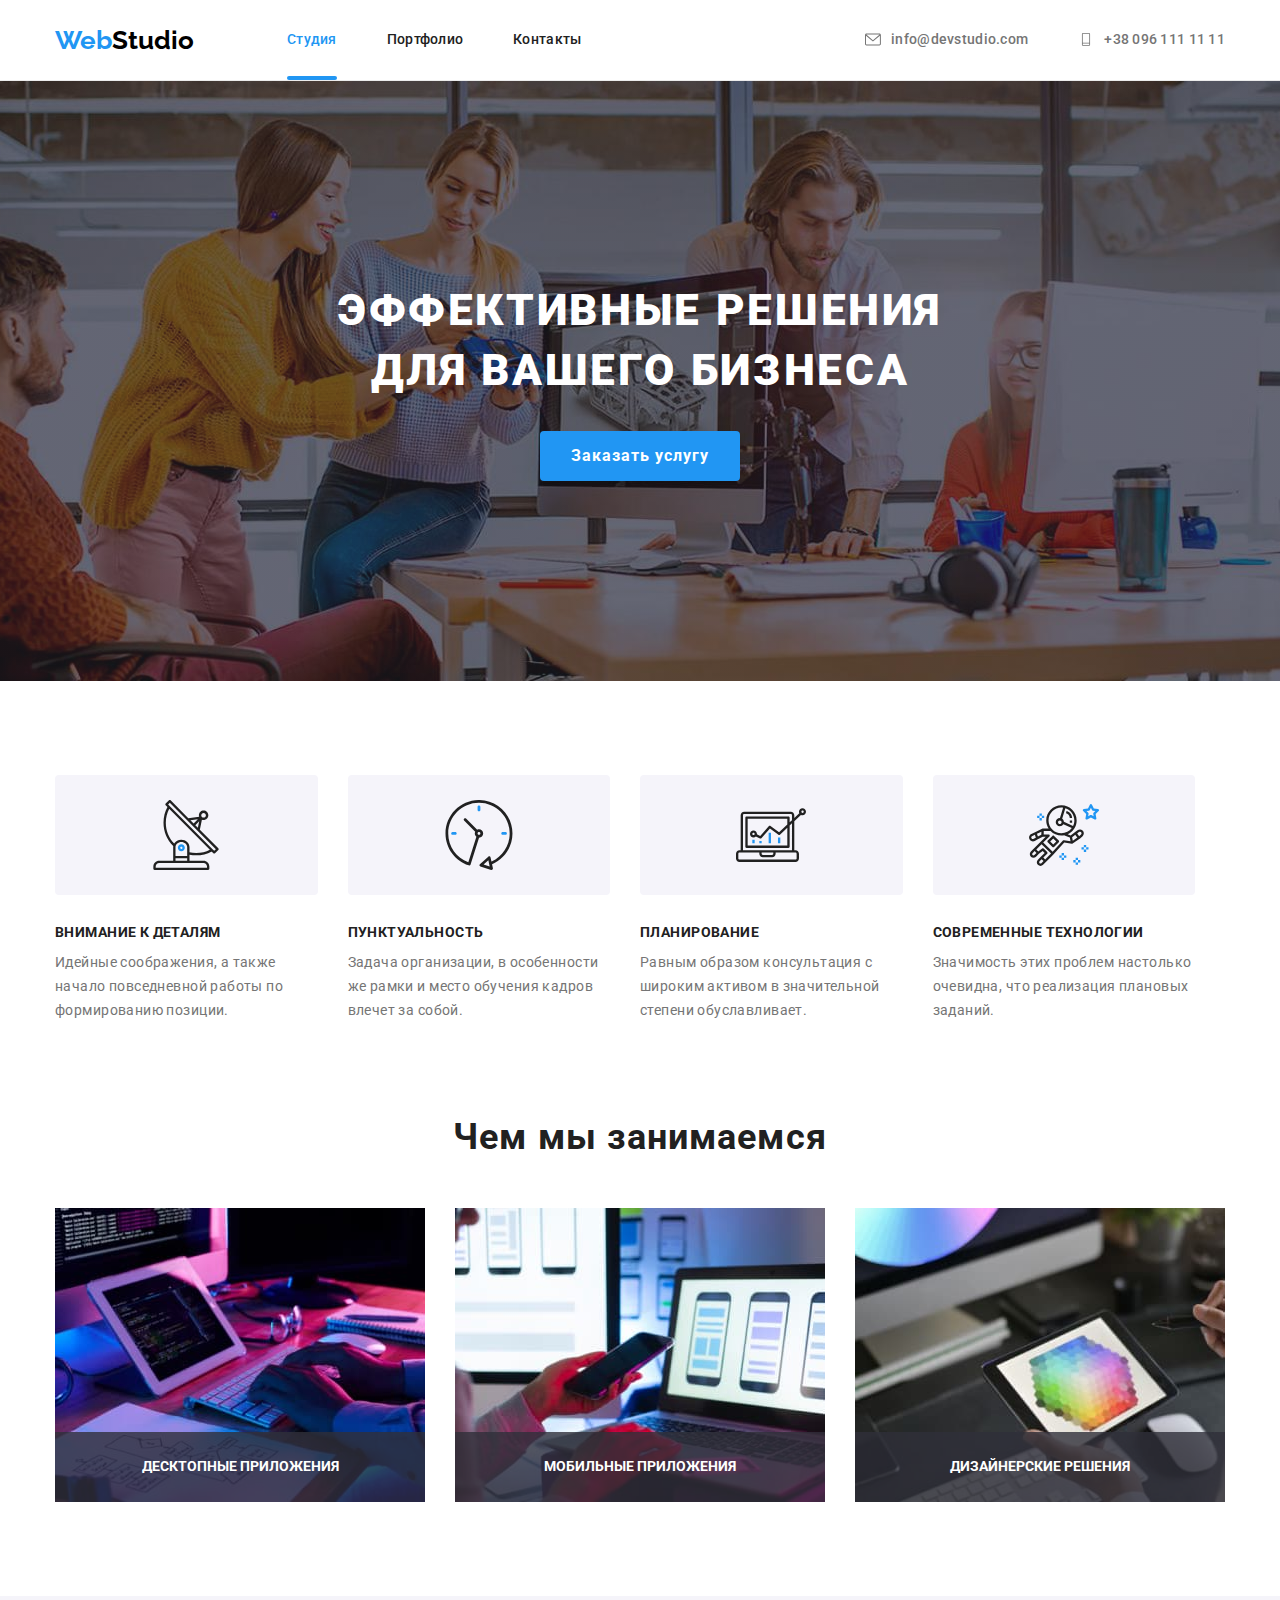
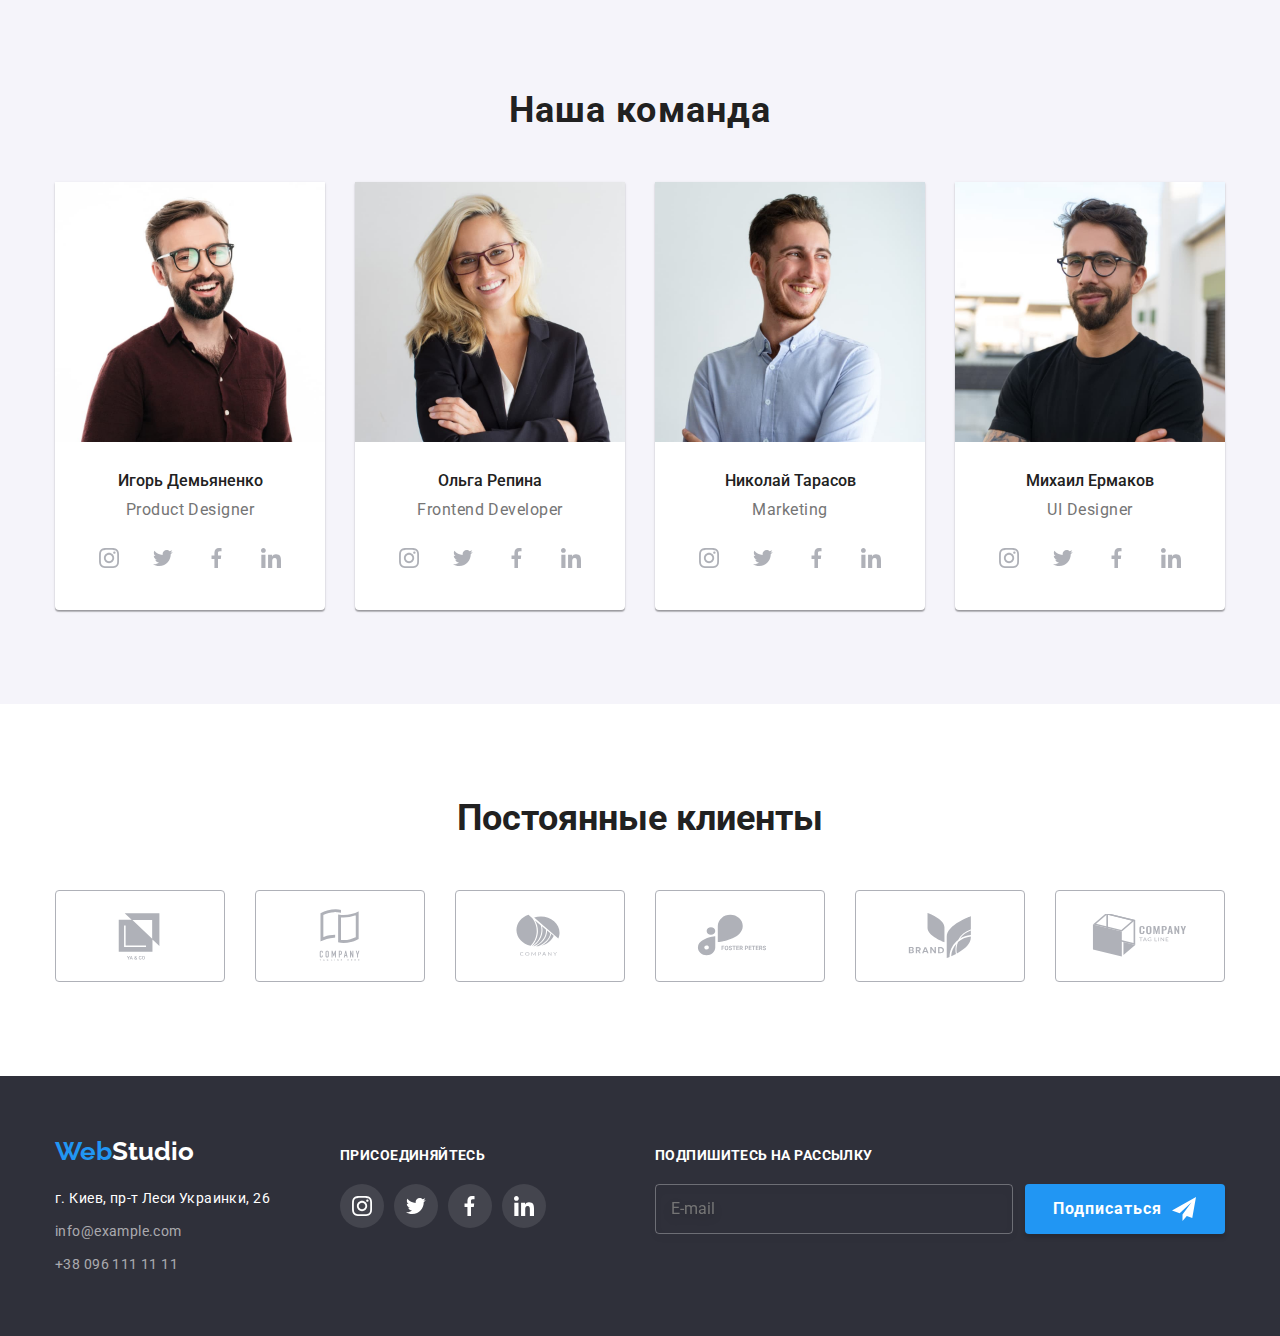
<file: index.html>
<!DOCTYPE html>
<html lang="ru">

<head>
    <meta charset="UTF-8">
    <meta http-equiv="X-UA-Compatible" content="IE=edge">
    <meta name="viewport" content="width=device-width, initial-scale=1.0">
    <title>WebStudio</title>
    <link rel="stylesheet"
        href="https://cdnjs.cloudflare.com/ajax/libs/modern-normalize/1.0.0/modern-normalize.min.css" />
    <link rel="stylesheet" href="./css/styles.css">
    <link rel="stylesheet" href="./css/main.css">
    <link rel="preconnect" href="https://fonts.googleapis.com">
    <link rel="preconnect" href="https://fonts.gstatic.com" crossorigin>
    <link
        href="https://fonts.googleapis.com/css2?family=Raleway:wght@700&family=Roboto:wght@400;500;700;900&display=swap"
        rel="stylesheet">
</head>

<body>
    <header class="header">
        <div class="container header-conteiner">
            <nav class="nav header-conteiner">
                <a href="" class="logo logo--style link">
                    <span class="logo__part">Web</span>Studio
                </a>
                <ul class="nav__list">
                    <li class="nav__item list"><a href="" class="nav__link link current">Студия</a></li>
                    <li class="nav__item list"><a href="portfolio.html" class="nav__link link">Портфолио</a></li>
                    <li class="nav__item list"><a href="" class="nav__link link">Контакты</a></li>
                </ul>
            </nav>
            <ul class="contacts">
                <li class="contacts__item list">
                    <a href="mailto:info@devstudio.com" class="contacts__link link">
                        <svg class="contacts__icon" width="16" height="13">
                            <use href="./images/icons.svg#icon-mail"></use>
                        </svg>info@devstudio.com</a>
                </li>
                <li class="contacts__item list">
                    <a href="tel:+380961111111" class="contacts__link link">
                        <svg class="contacts__icon" width="16" height="13">
                            <use href="./images/icons.svg#icon-mobila"></use>
                        </svg>+38 096 111 11 11</a>
                </li>
            </ul>

        </div>
    </header>
    <main>
        <section class="basic section">
            <div class="container">
                <h1 class="basic__title">Эффективные решения для вашего бизнеса</h1>
                <button type="button" class="basic__btn" data-modal-open>Заказать услугу</button>
            </div>
        </section>
        <section class="benefits section">
            <div class="container">
                <ul class="benefits__list">
                    <li class="benefits__item list">
                        <div class="benefits__box">
                            <svg class="benefits__icon" width="70px" height="70px">
                                <use href="./images/icons.svg#icon-antenna-1-2"></use>
                            </svg>
                        </div>
                        <h3 class="benefits__title">Внимание к деталям</h3>
                        <p class="benefits__text">Идейные соображения, а также начало повседневной работы по
                            формированию
                            позиции.</p>
                    </li>
                    <li class="benefits__item list">
                        <div class="benefits__box">
                            <svg class="benefits__icon" width="70px" height="70px">
                                <use href="./images/icons.svg#icon-clock-1-2"></use>
                            </svg>
                        </div>
                        <h3 class="benefits__title">Пунктуальность</h3>
                        <p class="benefits__text">Задача организации, в особенности же рамки и место обучения кадров
                            влечет за собой.</p>
                    </li>
                    <li class="benefits__item list">
                        <div class="benefits__box">
                            <svg class="benefits__icon" width="70px" height="70px">
                                <use href="./images/icons.svg#icon-diagram-1-2"></use>
                            </svg>
                        </div>
                        <h3 class="benefits__title">Планирование</h3>
                        <p class="benefits__text">Равным образом консультация с широким активом в значительной степени
                            обуславливает.</p>
                    </li>
                    <li class="benefits__item list">
                        <div class="benefits__box">
                            <svg class="benefits__icon" width="70px" height="70px">
                                <use href="./images/icons.svg#icon-astronaut-1-2"></use>
                            </svg>
                        </div>
                        <h3 class="benefits__title">Современные технологии</h3>
                        <p class="benefits__text">Значимость этих проблем настолько очевидна, что реализация плановых
                            заданий.</p>
                    </li>
                </ul>
            </div>
        </section>
        <section class="about section">
            <div class="container">
                <h2 class="about__title">Чем мы занимаемся</h2>
                <ul class="about__list">
                    <li class="about__item list"><img src="images/img.jpg" alt="Человек работающий за компьютером"
                            width="370" class="about__img">
                        <div class="about__box">
                            <h3 class="about__text">Десктопные приложения</h3>
                        </div>
                    </li>
                    <li class="about__item list"><img src="images/img2.jpg"
                            alt="Человек работающий за компьютером с телефоном" width="370" class="about__img">
                        <div class="about__box">
                            <h3 class="about__text">Мобильные приложения</h3>
                        </div>
                    </li>
                    <li class="about__item list"><img src="images/img3.jpg" alt="Человек работает на планшете"
                            width="370" class="about__img">
                        <div class="about__box">
                            <h3 class="about__text">Дизайнерские решения</h3>
                        </div>
                    </li>
                </ul>
            </div>
        </section>
        <section class="team section">
            <div class="container">
                <h2 class="team__title">Наша команда</h2>
                <ul class="team__list">
                    <li class="team__item list">
                        <img src="images/igor1.jpg" alt="" width="270">
                        <div class="team__box">
                            <h3 class="team__name">Игорь Демьяненко</h3>
                            <p class="team__text">Product Designer</p>
                            <ul class="soc__list list">
                                <li class="soc__item">
                                    <a href="" class="soc__link">
                                        <svg class="soc__icon" width="20" height="20">
                                            <use href="images/icons.svg#icon-intagram"></use>
                                        </svg>
                                    </a>
                                </li>
                                <li class="soc__item">
                                    <a href="" class="soc__link">
                                        <svg class="soc__icon" width="20" height="20">
                                            <use href="./images/icons.svg#icon-twitter"></use>
                                        </svg>
                                    </a>
                                </li>
                                <li class="soc__item">
                                    <a href="" class="soc__link">
                                        <svg class="soc__icon" width="20" height="20">
                                            <use href="./images/icons.svg#icon-facebook"></use>
                                        </svg>
                                    </a>
                                </li>
                                <li class="soc__item">
                                    <a href="" class="soc__link">
                                        <svg class="soc__icon" width="20" height="20">
                                            <use href="./images/icons.svg#icon-in"></use>
                                        </svg>
                                    </a>
                                </li>
                            </ul>
                        </div>

                    </li>
                    <li class="team__item list">
                        <img src="images/olga2.jpg" alt="" width="270">
                        <div class="team__box">
                            <h3 class="team__name">Ольга Репина</h3>
                            <p class="team__text">Frontend Developer</p>
                            <ul class="soc__list list">
                                <li class="soc__item">
                                    <a href="" class="soc__link">
                                        <svg class="soc__icon" width="20" height="20">
                                            <use href="./images/icons.svg#icon-intagram"></use>
                                        </svg>
                                    </a>
                                </li>
                                <li class="soc__item">
                                    <a href="" class="soc__link">
                                        <svg class="soc__icon" width="20" height="20">
                                            <use href="./images/icons.svg#icon-twitter"></use>
                                        </svg>
                                    </a>
                                </li>
                                <li class=" soc__item">
                                    <a href="" class="soc__link">
                                        <svg class="soc__icon" width="20" height="20">
                                            <use href="./images/icons.svg#icon-facebook"></use>
                                        </svg>
                                    </a>
                                </li>
                                <li class="soc__item">
                                    <a href="" class="soc__link">
                                        <svg class="soc__icon" width="20" height="20">
                                            <use href="./images/icons.svg#icon-in"></use>
                                        </svg>
                                    </a>
                                </li>

                            </ul>
                        </div>
                    </li>
                    <li class="team__item list">
                        <img src="images/nikolya3.jpg" alt="" width="270">
                        <div class="team__box">
                            <h3 class="team__name">Николай Тарасов</h3>
                            <p class="team__text">Marketing</p>
                            <ul class="soc__list list">
                                <li class="soc__item">
                                    <a href="" class="soc__link">
                                        <svg class="soc__icon" width="20" height="20">
                                            <use href="./images/icons.svg#icon-intagram"></use>
                                        </svg>
                                    </a>
                                </li>
                                <li class=" soc__item">
                                    <a href="" class="soc__link">
                                        <svg class="soc__icon" width="20" height="20">
                                            <use href="./images/icons.svg#icon-twitter"></use>
                                        </svg>
                                    </a>
                                </li>
                                <li class="soc__item">
                                    <a href="" class="soc__link">
                                        <svg class="soc__icon" width="20" height="20">
                                            <use href="./images/icons.svg#icon-facebook"></use>
                                        </svg>
                                    </a>
                                </li>
                                <li class="soc__item">
                                    <a href="" class="soc__link">
                                        <svg class="soc__icon" width="20" height="20">
                                            <use href="./images/icons.svg#icon-in"></use>
                                        </svg>
                                    </a>
                                </li>

                            </ul>
                        </div>

                    </li>
                    <li class=" team__item list">
                        <img src="images/mikhail4.jpg" alt="" width="270">
                        <div class="team__box">
                            <h3 class="team__name">Михаил Ермаков</h3>
                            <p class="team__text">UI Designer</p>
                            <ul class="soc__list list">
                                <li class="soc__item">
                                    <a href="" class="soc__link">
                                        <svg class="soc__icon" width="20" height="20">
                                            <use href="./images/icons.svg#icon-intagram"></use>
                                        </svg>
                                    </a>
                                </li>
                                <li class="soc__item">
                                    <a href="" class="soc__link">
                                        <svg class="soc__icon" width="20" height="20">
                                            <use href="./images/icons.svg#icon-twitter"></use>
                                        </svg>
                                    </a>
                                </li>
                                <li class="soc__item">
                                    <a href="" class="soc__link">
                                        <svg class="soc__icon" width="20" height="20">
                                            <use href="./images/icons.svg#icon-facebook"></use>
                                        </svg>
                                    </a>
                                </li>
                                <li class="soc__item">
                                    <a href="" class="soc__link">
                                        <svg class="soc__icon" width="20" height="20">
                                            <use href="./images/icons.svg#icon-in"></use>
                                        </svg>
                                    </a>
                                </li>

                            </ul>
                        </div>


                    </li>
                </ul>
            </div>
        </section>
        <section class="clients section">
            <div class="conteiner">
                <h2 class="clients__title">Постоянные клиенты</h2>
                <ul class="clients__list">
                    <li class="clients__item list">
                        <a href="" class="clients__link link">
                            <svg class="clients__icon" width="106" height="60">
                                <use href="./images/icons.svg#icon-yacocompany"></use>
                            </svg>
                        </a>
                    </li>
                    <li class="clients__item list">
                        <a href="" class="clients__link link">
                            <svg class="clients__icon" width="106" height="60">
                                <use href="./images/icons.svg#icon-windowcompany"></use>
                            </svg>
                        </a>
                    </li>
                    <li class="clients__item list">
                        <a href="" class="clients__link link">
                            <svg class="clients__icon" width="106" height="60">
                                <use href="./images/icons.svg#icon-mashrumcompany"></use>
                            </svg>
                        </a>
                    </li>
                    <li class="clients__item list">
                        <a href="" class="clients__link link">
                            <svg class="clients__icon" width="106" height="60">
                                <use href="./images/icons.svg#icon-fosterbluecompany"></use>
                            </svg>
                        </a>
                    </li>
                    <li class="clients__item list">
                        <a href="" class="clients__link link">
                            <svg class="clients__icon" width="106" height="60">
                                <use href="./images/icons.svg#icon-brandlistyacompany"></use>
                            </svg>
                        </a>
                    </li>
                    <li class="clients__item list">
                        <a href="" class="clients__link link">
                            <svg class="clients__icon" width="106" height="60">
                                <use href="./images/icons.svg#icon-taginfcompany"></use>
                            </svg>
                        </a>
                    </li>
                </ul>
            </div>
        </section>
    </main>
    <footer class="footer">
        <div class="container footer__join">
            <div>
                <a href="" class="logo logo--footer link"><span class="logo__part">Web</span>Studio</a>
                <address>
                    <ul class="footer__list">
                        <li class="footer__item list">
                            <a href="https://goo.gl/maps/ZzXpxowHpBQzY1ZR8" target="_blank"
                                rel="noopener nofollow noreferrer" class="footer__address link">г. Киев, пр-т Леси
                                Украинки,
                                26</a>
                        </li>
                        <li class="footer__item list">
                            <a href="mailto:info@example.com" class="footer__contacts link">info@example.com</a>
                        </li>
                        <li class="footer__item list">
                            <a href="tel:+380961111111" class="footer__contacts link">+38 096 111 11 11</a>
                        </li>
                    </ul>
                </address>
            </div>
            <div class="footer__box">
                <h2 class="footer__title">Присоединяйтесь</h2>
                <ul class="soc__list">
                    <li class="soc__item  list">
                        <a href="" class="soc__link soc__link--color link">
                            <svg class="soc__icon" width="20" height="20">
                                <use href="./images/icons.svg#icon-intagram"></use>
                            </svg>
                        </a>
                    </li>
                    <li class="soc__item list">
                        <a href="" class="soc__link soc__link--color link">
                            <svg class="soc__icon" width="20" height="20">
                                <use href="./images/icons.svg#icon-twitter"></use>
                            </svg>
                        </a>
                    </li>
                    <li class="soc__item list">
                        <a href="" class="soc__link soc__link--color link">
                            <svg class="soc__icon" width="20" height="20">
                                <use href="./images/icons.svg#icon-facebook"></use>
                            </svg>
                        </a>
                    </li>
                    <li class="soc__item list">
                        <a href="" class="soc__link soc__link--color link">
                            <svg class="soc__icon" width="20" height="20">
                                <use href="./images/icons.svg#icon-in"></use>
                            </svg>
                        </a>
                    </li>
                </ul>
            </div>
            <div class="subscribe">
                <p class="subscribe__title">Подпишитесь на рассылку</p>
                <form class="subscribe-form">
                    <input type="email" name="usermail" class="subscribe-form__input" id="email" placeholder="E-mail" />
                    <button type="submit" class="subscribe-btn">
                        Подписаться
                        <svg width="24" height="24" class="subscribe__icon">
                            <use href="./images/form-icon.svg#icon-icon-send-2"></use>
                        </svg>
                    </button>
                </form>
            </div>
        </div>


    </footer>

    <div class="backdrop is-hidden" data-modal>
        <div class="modal ">
            <button type="button" class="modal__close" data-modal-close>
                <svg class="modal__close-icon" width="18" height="18">
                    <use href="./images/form-icon.svg#icon-close-black-18dp-2-1-2"></use>
                </svg>
            </button>
            <p class="modal__title">Оставьте свои данные, мы вам перезвоним</p>
            <form>
                <div class="modal__field">
                    <label class="modal__label">Имя</label>
                    <div class="modal__input-wrap">
                        <input type="text" class="modal__input" name="user-tel" />
                        <svg class="modal__icon" width="18" height="18">
                            <use href="./images/form-icon.svg#icon-person-black-18dp-1-2"></use>
                        </svg>
                    </div>
                </div>
                <div class="modal__field">
                    <label for="user-tel" class="modal__label">Телефон</label>
                    <div class="modal__input-wrap">
                        <input type="tel" class="modal__input" name="user-tel" id="user-tel" />
                        <svg class="modal__icon" width="18" height="18">
                            <use href="./images/form-icon.svg#icon-phone-black-18dp-1-2"></use>
                        </svg>
                    </div>
                </div>
                <div class="modal__field">
                    <label for="user-email" class="modal__label">Почта</label>
                    <div class="modal__input-wrap">
                        <input type="email" class="modal__input" name="user-email" id="user-email" />
                        <svg class="modal__icon" width="18" height="18">
                            <use href="./images/form-icon.svg#icon-email-blac8dp-1-2"></use>
                        </svg>
                    </div>
                </div>
                <div class="modal__field">
                    <label for="user-text" class="modal__label">Комментарий</label>
                    <textarea type="tel" class="modal__plachholder" name="user-text" placeholder="Введите текст"
                        id="user-text"></textarea>
                </div>
                <div class="modal__checkbox">
                    <label class="modal__checkbox-label">
                        <input type="checkbox" name="privacy" value="true" class="modal__chek  modal__none-check "
                            id="privacy" />
                        <span class="modal__checkbox-icon"></span>

                        <span class="modal__checkbox-text"> Соглашаюсь с рассылкой и принимаю
                            <a href="" class="modal__checkbox-part"> Условия договора</a>
                        </span>
                    </label>
                </div>
                <div class="modal__btn">
                    <button class="modal__btn-send" type="submit">Отправить</button>
                </div>
        </div>
        </form>

    </div>
    </div>

    <script src="./js/modal.js"></script>

</body>

</html>
</file>
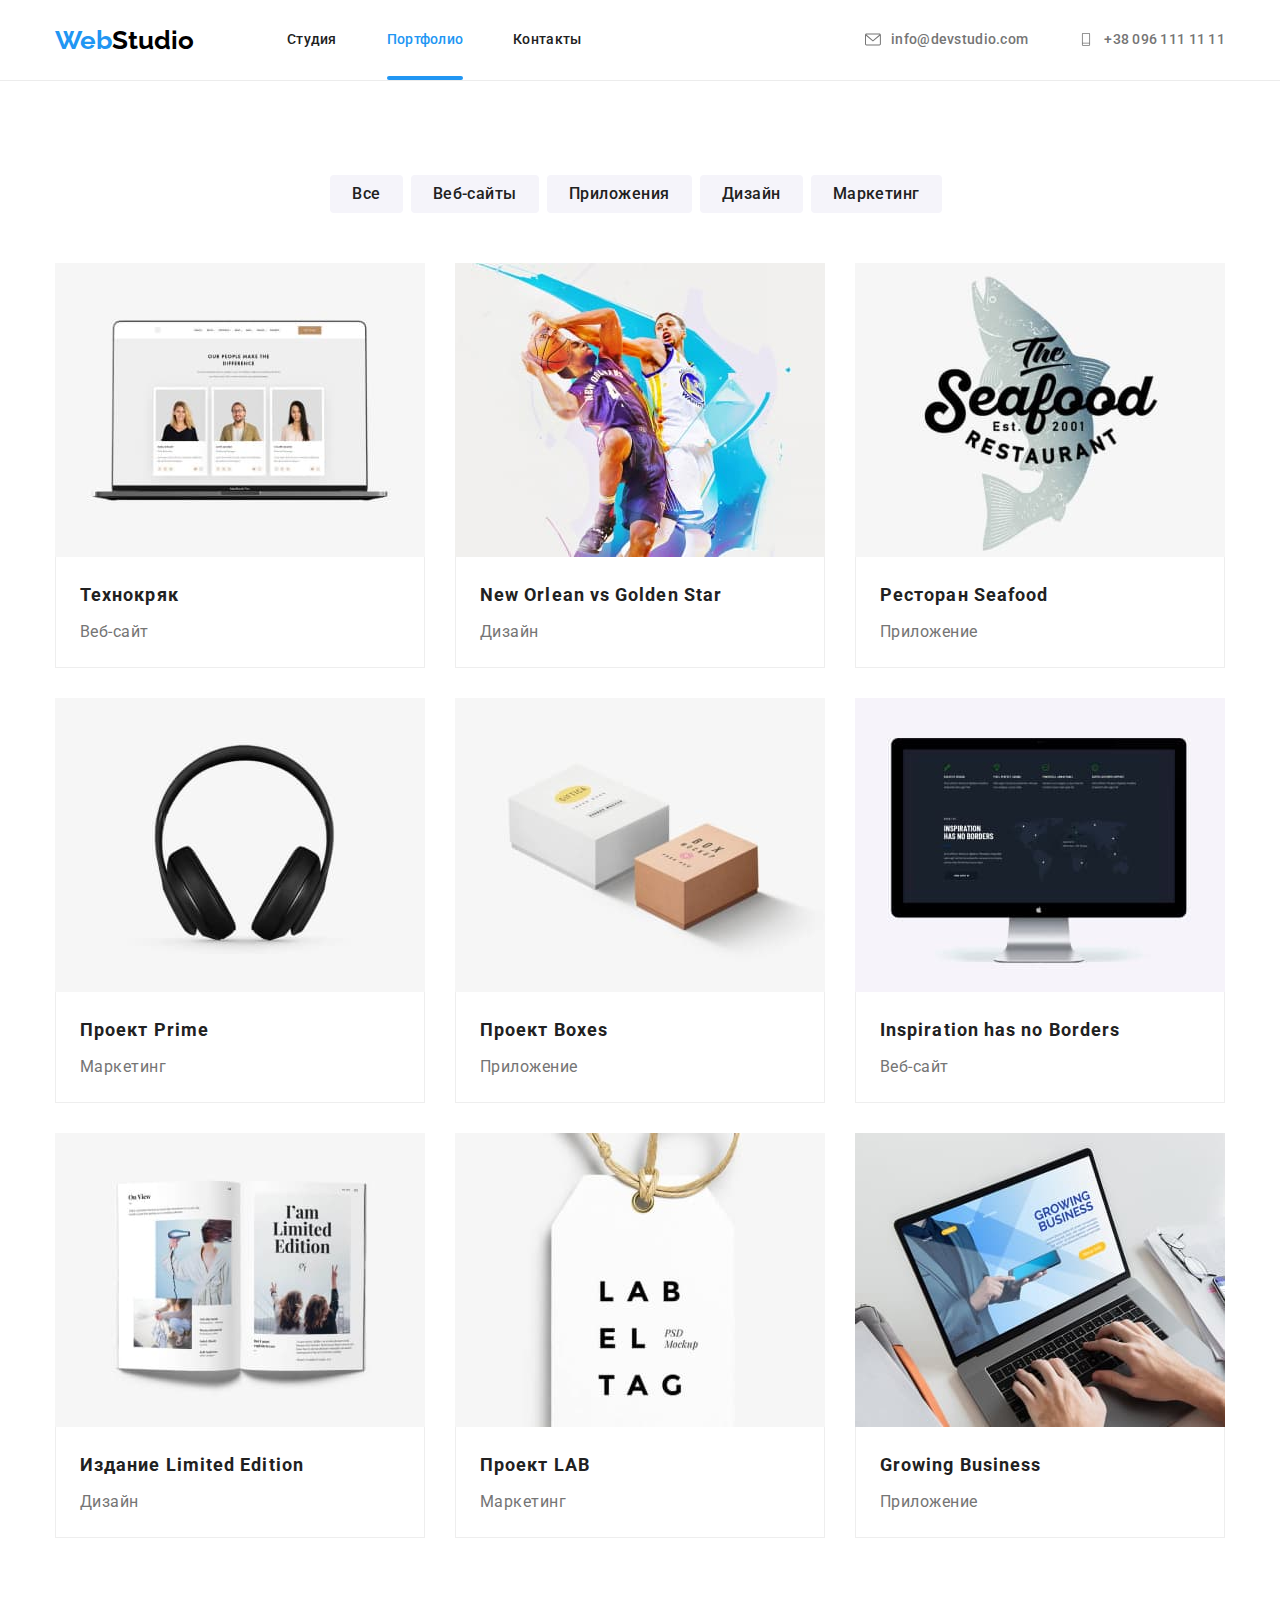
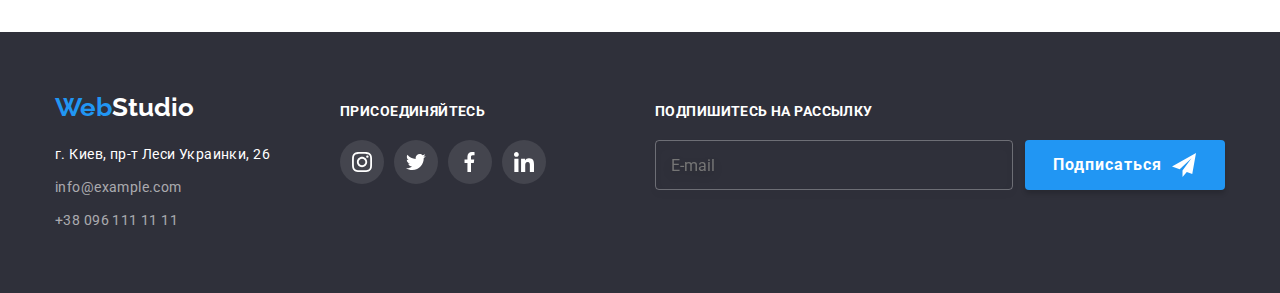
<file: portfolio.html>
<!DOCTYPE html>
<html lang="ru">

<head>
    <meta charset="UTF-8">
    <meta http-equiv="X-UA-Compatible" content="IE=edge">
    <meta name="viewport" content="width=device-width, initial-scale=1.0">
    <title>Portfolio</title>
    <link rel="stylesheet"
        href="https://cdnjs.cloudflare.com/ajax/libs/modern-normalize/1.0.0/modern-normalize.min.css" />
    <link rel="stylesheet" href="./css/styles.css">
    <link rel="stylesheet" href="./css/main.min.css">
    <link rel="preconnect" href="https://fonts.googleapis.com">
    <link rel="preconnect" href="https://fonts.gstatic.com" crossorigin>
    <link
        href="https://fonts.googleapis.com/css2?family=Raleway:wght@700&family=Roboto:wght@400;500;700;900&display=swap"
        rel="stylesheet">
    <link rel="stylesheet" href="https://cdnjs.cloudflare.com/ajax/libs/modern-normalize/1.1.0/modern-normalize.min.css"
        integrity="sha512-wpPYUAdjBVSE4KJnH1VR1HeZfpl1ub8YT/NKx4PuQ5NmX2tKuGu6U/JRp5y+Y8XG2tV+wKQpNHVUX03MfMFn9Q=="
        crossorigin="anonymous" referrerpolicy="no-referrer" />
    <link rel="stylesheet" href="css/styles.css" />
</head>

<body>
    <header class="header">
        <div class="container header-conteiner">
            <nav class="nav header-conteiner">
                <a href="" class="logo logo--style link">
                    <span class="logo__part">Web</span>Studio
                </a>
                <ul class="nav__list">
                    <li class="nav__item list"><a href="index.html" class="nav__link link">Студия</a></li>
                    <li class="nav__item list"><a href="" class="nav__link link current">Портфолио</a></li>
                    <li class="nav__item list"><a href="" class="nav__link link">Контакты</a></li>
                </ul>
            </nav>
            <ul class="contacts">
                <li class="contacts__item list">
                    <a href="mailto:info@devstudio.com" class="contacts__link link">
                        <svg class="contacts__icon" width="16" height="13">
                            <use href="./images/icons.svg#icon-mail"></use>
                        </svg>info@devstudio.com</a>
                </li>
                <li class="contacts__item list">
                    <a href="tel:+380961111111" class="contacts__link link">
                        <svg class="contacts__icon" width="16" height="13">
                            <use href="./images/icons.svg#icon-mobila"></use>
                        </svg>+38 096 111 11 11</a>
                </li>
            </ul>

        </div>
    </header>
    <main>
        <section class="projects section">
            <div class="container">
                <ul class="btn__list">
                    <li class="btn__item list"><button type="button" class="btn__item--button">Все</button></li>
                    <li class="btn__item list"><button type="button" class="btn__item--button">Веб-сайты</button></li>
                    <li class="btn__item list"><button type="button" class="btn__item--button">Приложения</button></li>
                    <li class="btn__item list"><button type="button" class="btn__item--button">Дизайн</button></li>
                    <li class="btn__item list"><button type="button" class="btn__item--button">Маркетинг</button></li>
                </ul>
                <ul class="projects__list">
                    <li class="projects__item list">
                        <a href="" class="link">
                            <div class="top-wrap">
                                <img class="projects__image no-gap" src="./images/img-1.jpg" alt="" width="370">
                                <p class="projects__item--top-text">Ресурс предлагает комплексные предложения с разным
                                    уровнем функционала и сервисов. Все это позволит
                                    посетителю получить
                                    исчерпывающие сведения о компании или частном лице.</p>
                            </div>
                            <div class="projects__other-text">
                                <h2 class="projects__title">Технокряк</h2>
                                <p class="projects__text">Веб-сайт</p>
                            </div>
                        </a>
                    </li>
                    <li class="projects__item list">
                        <a href="" class="link">
                            <div class="top-wrap">
                                <img class="projects__image no-gap" src="./images/img-2.jpg" alt="" width="370">
                                <p class="projects__item--top-text">Ресурс предлагает комплексные предложения с разным
                                    уровнем функционала и сервисов. Все это позволит
                                    посетителю получить
                                    исчерпывающие сведения о компании или частном лице.</p>
                            </div>
                            <div class="projects__other-text">
                                <h2 class="projects__title">New Orlean vs Golden Star</h2>
                                <p class="projects__text">Дизайн</p>
                            </div>
                        </a>
                    </li>
                    <li class="projects__item list">
                        <a href="" class="link">
                            <div class="top-wrap">
                                <img class="projects__image no-gap" src="./images/img-3.jpg" alt="" width="370">
                                <p class="projects__item--top-text">Ресурс предлагает комплексные предложения с разным
                                    уровнем функционала и сервисов. Все это позволит
                                    посетителю получить
                                    исчерпывающие сведения о компании или частном лице.</p>
                            </div>
                            <div class="projects__other-text">
                                <h2 class="projects__title">Ресторан Seafood</h2>
                                <p class="projects__text">Приложение</p>
                            </div>
                        </a>
                    </li>
                    <li class="projects__item list">
                        <a href="" class="link">
                            <div class="top-wrap">
                                <img class="projects__image no-gap" src="./images/img-4.jpg" alt="" width="370">
                                <p class="projects__item--top-text">Ресурс предлагает комплексные предложения с разным
                                    уровнем функционала и сервисов. Все это позволит
                                    посетителю получить
                                    исчерпывающие сведения о компании или частном лице.</p>
                            </div>
                            <div class="projects__other-text">
                                <h2 class="projects__title">Проект Prime</h2>
                                <p class="projects__text">Маркетинг</p>
                            </div>
                        </a>
                    </li>
                    <li class="projects__item list">
                        <a href="" class="link">
                            <div class="top-wrap">
                                <img class="projects__image no-gap" src="./images/img-5.jpg" alt="" width="370">
                                <p class="projects__item--top-text">Ресурс предлагает комплексные предложения с разным
                                    уровнем функционала и сервисов. Все это позволит
                                    посетителю получить
                                    исчерпывающие сведения о компании или частном лице.</p>
                            </div>
                            <div class="projects__other-text">
                                <h2 class="projects__title">Проект Boxes</h2>
                                <p class="projects__text">Приложение</p>
                            </div>
                        </a>
                    </li>
                    <li class="projects__item list">
                        <a href="" class="link">
                            <div class="top-wrap">
                                <img class="projects__image no-gap" src="./images/img-6.jpg" alt="" width="370">
                                <p class="projects__item--top-text">Ресурс предлагает комплексные предложения с разным
                                    уровнем функционала и сервисов. Все это позволит
                                    посетителю получить
                                    исчерпывающие сведения о компании или частном лице.</p>
                            </div>
                            <div class="projects__other-text">
                                <h2 class="projects__title">Inspiration has no Borders</h2>
                                <p class="projects__text">Веб-сайт</p>
                            </div>
                        </a>
                    </li>
                    <li class="projects__item list">
                        <a href="" class="link">
                            <div class="top-wrap">
                                <img class="projects__image no-gap" src="./images/img-7.jpg" alt="" width="370">
                                <p class="projects__item--top-text">Ресурс предлагает комплексные предложения с разным
                                    уровнем функционала и сервисов. Все это позволит
                                    посетителю получить
                                    исчерпывающие сведения о компании или частном лице.</p>
                            </div>
                            <div class="projects__other-text">
                                <h2 class="projects__title">Издание Limited Edition</h2>
                                <p class="projects__text">Дизайн</p>
                            </div>
                        </a>
                    </li>
                    <li class="projects__item list">
                        <a href="" class="link">
                            <div class="top-wrap">
                                <img class="projects__image no-gap" src="./images/img-8.jpg" alt="" width="370">
                                <p class="projects__item--top-text">Ресурс предлагает комплексные предложения с разным
                                    уровнем функционала и сервисов. Все это позволит
                                    посетителю получить
                                    исчерпывающие сведения о компании или частном лице.</p>
                            </div>
                            <div class="projects__other-text">
                                <h2 class="projects__title">Проект LAB</h2>
                                <p class="projects__text">Маркетинг</p>
                            </div>
                        </a>
                    </li>
                    <li class="projects__item list">
                        <a href="" class="link">
                            <div class="top-wrap">
                                <img class="projects__image no-gap" src="./images/img-9.jpg" alt="" width="370">
                                <p class="projects__item--top-text">Ресурс предлагает комплексные предложения с разным
                                    уровнем функционала и сервисов. Все это позволит
                                    посетителю получить
                                    исчерпывающие сведения о компании или частном лице.</p>
                            </div>
                            <div class="projects__other-text">
                                <h2 class="projects__title">Growing Business</h2>
                                <p class="projects__text">Приложение</p>
                            </div>
                        </a>
                    </li>
                </ul>
            </div>
        </section>

    </main>
    <footer class="footer">
        <div class="container footer__join">
            <div>
                <a href="" class="logo logo--footer link"><span class="logo__part">Web</span>Studio</a>
                <address>
                    <ul class="footer__list">
                        <li class="footer__item list">
                            <a href="https://goo.gl/maps/ZzXpxowHpBQzY1ZR8" target="_blank"
                                rel="noopener nofollow noreferrer" class="footer__address link">г. Киев, пр-т Леси
                                Украинки,
                                26</a>
                        </li>
                        <li class="footer__item list">
                            <a href="mailto:info@example.com" class="footer__contacts link">info@example.com</a>
                        </li>
                        <li class="footer__item list">
                            <a href="tel:+380961111111" class="footer__contacts link">+38 096 111 11 11</a>
                        </li>
                    </ul>
                </address>
            </div>
            <div class="footer__box">
                <h2 class="footer__title">Присоединяйтесь</h2>
                <ul class="soc__list">
                    <li class="soc__item list">
                        <a href="" class="soc__link soc__link--color link">
                            <svg class="soc__icon" width="20" height="20">
                                <use href="./images/icons.svg#icon-intagram"></use>
                            </svg>
                        </a>
                    </li>
                    <li class="soc__item list">
                        <a href="" class="soc__link soc__link--color link">
                            <svg class="soc__icon" width="20" height="20">
                                <use href="./images/icons.svg#icon-twitter"></use>
                            </svg>
                        </a>
                    </li>
                    <li class="soc__item list">
                        <a href="" class="soc__link soc__link--color link">
                            <svg class="soc__icon" width="20" height="20">
                                <use href="./images/icons.svg#icon-facebook"></use>
                            </svg>
                        </a>
                    </li>
                    <li class="soc__item list">
                        <a href="" class="soc__link soc__link--color link">
                            <svg class="soc__icon" width="20" height="20">
                                <use href="./images/icons.svg#icon-in"></use>
                            </svg>
                        </a>
                    </li>
                </ul>
            </div>
            <div class="subscribe">
                <p class="subscribe__title">Подпишитесь на рассылку</p>
                <form class="subscribe-form">
                    <input type="email" name="usermail" class="subscribe-form__input" id="email" placeholder="E-mail" />
                    <button type="submit" class="subscribe-btn">
                        Подписаться
                        <svg width="24" height="24" class="subscribe__icon">
                            <use href="./images/form-icon.svg#icon-icon-send-2"></use>
                        </svg>
                    </button>
                </form>
            </div>
        </div>

    </footer>
</body>
</file>
<file: css/styles.css>
/* :root {
  --brend-color: #2196f3;
  --main-title-color: #212121;
  --second-title-color: #757575;
}
h1,
h2,
h3,
h4,
h5,
h6,
ul,
p {
  margin: 0;
  padding: 0;
}
body {
  font-family: "Roboto", "Raleway", sans-serif;
  background: #ffffff;
  position: relative;
}
img {
  display: block;
  min-width: 100%;
}
.section {
  padding: 94px 0 94px 0;
}
.container {
  width: 1200px;
  margin: 0 auto;
  padding-right: 15px;
  padding-left: 15px;
}
.list {
  list-style: none;
}
.link {
  text-decoration: none;
}
.top-wrap {
  position: relative;
  overflow: hidden;
}
*/
/*-----Header-----*/

.header {
  border-bottom: 1px solid #ececec;
}

.header-conteiner {
  display: flex;
  align-items: center;
}

.nav .current {
  color: var(--brend-color);
}
/*
.logo {
  color: var(--main-title-color);
  font-family: "Raleway", sans-serif;
  font-weight: 700;
  font-size: 26px;
  line-height: 1.19;
}
.logo__part {
  color: var(--brend-color);
}
.logo--style {
  margin-right: 93px;
  color: #000000;
}
.logo--footer {
  color: #ffffff;
  display: inline-block;
  margin-bottom: 20px;
}
*/
.nav__list {
  display: flex;
}

.nav__item:not(:last-child) {
  margin-right: 50px;
}

.nav__link {
  position: relative;
  display: block;
  padding-top: 32px;
  padding-bottom: 32px;

  font-weight: 500;
  font-size: 14px;
  line-height: 1.14;
  letter-spacing: 0.02em;
  color: var(--main-title-color);
  transition: color 250ms cubic-bezier(0.4, 0, 0.2, 1);
}

.nav__link:hover,
.nav__link:focus {
  color: var(--brend-color);
}

.nav__item .current::after {
  content: "";
  position: absolute;
  width: 100%;
  height: 4px;
  background: var(--brend-color);
  border-radius: 2px;
  left: 0;
  bottom: 0;
}

.contacts__link {
  display: flex;
  align-items: center;
  padding: 32px 0px;
  font-weight: 500;
  font-size: 14px;
  line-height: 1.14;
  letter-spacing: 0.02em;
  color: var(--second-title-color);
  transition: color 250ms cubic-bezier(0.4, 0, 0.2, 1);
}

.contacts__icon {
  padding-top: -1px;
  margin-right: 10px;
  width: 16px;
  height: 13px;
  fill: currentColor;
}

.contacts {
  display: flex;
  margin-left: auto;
  transition: color 250ms cubic-bezier(0.4, 0, 0.2, 1);
}
.contacts__item {
  margin-left: 50px;
}

.contacts__link:hover,
.contacts__link:focus {
  color: var(--brend-color);
}

/*-----Main-----*/

/*
.basic {
  max-width: 1600px;
  margin: 0 auto;
  height: 600px;
  padding-top: 200px;
  padding-bottom: 200px;
  background: #2f303a;
  background-image: linear-gradient(
      rgba(47, 48, 58, 0.4),
      rgba(47, 48, 58, 0.4)
    ),
    url(../images/basic.jpeg);
  background-repeat: no-repeat;
  background-position: center;
  background-size: cover;
  text-align: center;
}
.basic__title {
  width: 696px;
  margin: 0 auto 30px;
  font-weight: 900;
  font-size: 44px;
  line-height: 1.36;
  text-align: center;
  letter-spacing: 0.06em;
  text-transform: uppercase;
  color: #ffffff;
}
.basic__btn {
  justify-content: center;
  min-width: 200px;
  font-family: inherit;
  font-weight: 700;
  font-size: 16px;
  line-height: 1.87;
  align-items: center;
  text-align: center;
  letter-spacing: 0.06em;
  color: #ffffff;
  cursor: pointer;
  border: none;
  background: #2196f3;
  box-shadow: 0px 4px 4px rgba(0, 0, 0, 0.15);
  border-radius: 4px;
  width: 200px;
  height: 50px;
  transition: background-color 250ms cubic-bezier(0.4, 0, 0.2, 1);
}
.basic__btn:hover,
.basic__btn:focus {
  background-color: #188ce8;
}
*/
/*
.benefits {
  padding-top: 94px;
  padding-bottom: 0;
  text-align: left;
}
.benefits__list {
  display: flex;
  margin: 0;
  padding: 0;
}
.benefits__item {
  width: 270px;
  margin-right: 30px;
}
.benefits__item:last-child {
  padding-right: 0;
}
.benefits__box {
  display: flex;
  justify-content: center;
  align-items: center;
  margin-bottom: 30px;
  height: 120px;
  border-radius: 4px;
  background-color: #f5f4fa;
}
.benefits__title {
  font-size: 14px;
  line-height: 1.14;
  letter-spacing: 0.03em;
  text-transform: uppercase;
  color: var(--main-title-color);
  padding-bottom: 10px;
}
.benefits__text {
  font-size: 14px;
  line-height: 1.71;
  letter-spacing: 0.03em;
  color: var(--second-title-color);
}
*/
/*
.team {
  background: #f5f4fa;
  margin-left: 0;
  padding-bottom: 94px;
}
.about__list,
.team__list {
  display: flex;
}
.about__item {
  justify-content: center;
  position: relative;
}
.about__item:not(:last-child) {
  margin-right: 30px;
}
.team__item:not(:last-child) {
  margin-right: 30px;
}
.about__img {
  display: block;
  max-width: 100%;
}
.about__box {
  position: absolute;
  left: 0;
  bottom: 0;
  width: 100%;
  height: 70px;
  display: flex;
  align-items: center;
  justify-content: center;
  background: rgba(47, 48, 58, 0.8);
}
.about__text {
  font-size: 14px;
  line-height: 1.14;
  text-align: center;
  text-transform: uppercase;
  color: #ffffff;
}
.about__title,
.team__title {
  font-size: 36px;
  line-height: 1.16;
  text-align: center;
  letter-spacing: 0.03em;
  color: var(--main-title-color);
  margin-bottom: 50px;
}
.team__item {
  background-color: #ffffff;
  border-radius: 0 0 4px 4px;
  box-shadow: 0px 1px 3px rgba(0, 0, 0, 0.12), 0px 1px 1px rgba(0, 0, 0, 0.14),
    0px 2px 1px rgba(0, 0, 0, 0.2);
  border-radius: 0px 0px 4px 4px;
}
.team__name {
  font-weight: 500;
  font-size: 16px;
  line-height: 1.18;
  text-align: center;
  color: var(--main-title-color);
  margin-bottom: 10px;
}
.team__box {
  padding-top: 30px;
  padding-bottom: 30px;
}
.team__text {
  font-size: 16px;
  line-height: 1.18;
  text-align: center;
  letter-spacing: 0.03em;
  color: var(--second-title-color);
  margin-bottom: 16px;
}
*/
/*.soc {
}
.soc__list {
  display: flex;
  justify-content: center;
}
.soc__item {
  width: 44px;
  height: 44px;
  margin-right: 10px;
}
.soc__item:last-child {
  margin-right: 0;
}
.soc__link {
  width: 100%;
  height: 100%;
  fill: #afb1b8;
  background-color: #ffffff;
  border-radius: 50%;
  display: flex;
  align-items: center;
  justify-content: center;
  transition: background-color 250ms cubic-bezier(0.4, 0, 0.2, 1);
}
.soc__link:hover,
.soc__link:focus {
  color: #fff;
  fill: currentColor;
  background-color: var(--brend-color);
}
.soc__link--color {
  background: rgba(255, 255, 255, 0.1);
  fill: #ffffff;
  transition: background-color 250ms cubic-bezier(0.4, 0, 0.2, 1);
}
.soc__icon {
  color: currentColor;
}
*/
/*
.clients__title {
  margin-bottom: 50px;
  font-weight: 700;
  font-size: 36px;
  line-height: 1.16;
  text-align: center;
  color: var(--main-title-color);
}
.clients__list,
.clients__link {
  display: flex;
  align-items: center;
  justify-content: center;
}
.clients__link {
  width: 100%;
  height: 100%;
  max-width: 170px;
  color: #afb1b8;
  transition: color 250ms cubic-bezier(0.4, 0, 0.2, 1),
    border 250ms cubic-bezier(0.4, 0, 0.2, 1);
}
.clients__link:hover,
.clients__link:focus {
  border: 1px solid var(--brend-color);
  border-radius: 4px;
  color: var(--brend-color);
}
.clients__icon {
  fill: currentColor;
}
.clients__item {
  justify-content: center;
  width: 170px;
  height: 92px;
  margin-right: 30px;
  border: 1px solid #afb1b8;
  border-radius: 4px;
  display: flex;
}
.clients__item:last-child {
  margin-right: 0;
}
*/
/*----Footer-----*/
/*
.footer {
  background: #2f303a;
  padding-top: 60px;
  padding-bottom: 60px;
}
.footer__list {
  display: inline-block;
  padding-top: 0;
  font-style: normal;
  letter-spacing: 0.03em;
}
.footer__item:not(:last-child) {
  margin-bottom: 9px;
}
.footer__address {
  font-size: 14px;
  line-height: 1.71;
  letter-spacing: 0.03em;
  color: #ffffff;
  transition: color 250ms cubic-bezier(0.4, 0, 0.2, 1);
}
.footer__contacts {
  font-size: 14px;
  line-height: 1.71;
  letter-spacing: 0.03em;
  color: rgba(255, 255, 255, 0.6);
  transition: color 250ms cubic-bezier(0.4, 0, 0.2, 1);
}
.footer__address:hover,
.footer__contacts:hover {
  color: var(--brend-color);
}
.footer__address:focus,
.footer__contacts:focus {
  color: var(--brend-color);
}
.footer__join {
  display: flex;
  align-items: baseline;
}
.footer__box {
  margin-left: 70px;
}
.footer__title {
  margin-bottom: 20px;
  font-size: 14px;
  line-height: 1.14;
  letter-spacing: 0.03em;
  text-transform: uppercase;
  color: #ffffff;
}
.subscribe {
  margin-left: auto;
}
.subscribe__title {
  margin-bottom: 20px;
  font-weight: 700;
  font-size: 14px;
  line-height: 1.14;
  letter-spacing: 0.03em;
  text-transform: uppercase;
  color: #ffffff;
}
.subscribe-form {
  position: relative;
  display: flex;
  justify-content: center;
}
.subscribe-form__input {
  width: 358px;
  height: 50px;
  padding-left: 15px;
  border: 1px solid rgba(255, 255, 255, 0.3);
  filter: drop-shadow(0px 4px 4px rgba(0, 0, 0, 0.15));
  border-radius: 4px;
  background-color: transparent;
  transition: border 250ms cubic-berier(0.4, 0, 0.2, 1);
  color: #ffffff;
  outline: transparent;
}
.subscribe-form__input:focus {
  border: 2px solid var(--brend-color);
}
.subscribe-btn {
  display: flex;
  align-items: center;
  margin-left: 12px;
  width: 200px;
  height: 50px;
  font-weight: 700;
  font-size: 16px;
  line-height: 1.88;
  letter-spacing: 0.06em;
  border: none;
  cursor: pointer;
  color: #ffffff;
  background: var(--brend-color);
  box-shadow: 0px 4px 4px rgba(0, 0, 0, 0.15);
  border-radius: 4px;
  padding: 10px 29px 10px 28px;
  transition: background-color 250ms cubic-bezier(0.4, 0, 0.2, 1);
}
.subscribe-btn:hover,
.subscribe-btn:focus {
  background-color: #188ce8;
}
.subscribe__icon {
  margin-left: 10px;
}
*/
/*-----Portfolio-buttons-----*/
/*
.btn__list {
  display: flex;
  margin-bottom: 50px;
  justify-content: center;
}
.btn__item {
  margin-right: 8px;
}
.btn__item:last-child {
  padding-right: 0;
}
.btn__item--button {
  border: none;
  padding: 6px 22px;
  display: block;
  font: inherit;
  font-weight: 500;
  font-size: 16px;
  line-height: 1.62;
  text-align: center;
  letter-spacing: 0.03em;
  color: var(--main-title-color);
  background: #f5f4fa;
  cursor: pointer;
  border-radius: 4px;
  transition: background-color 250ms cubic-bezier(0.4, 0, 0.2, 1),
    color 250ms cubic-bezier(0.4, 0, 0.2, 1),
    box-shadow 250ms cubic-bezier(0.4, 0, 0.2, 1);
}
.btn__item--button:hover,
.btn__item--button:focus {
  color: #ffffff;
  background-color: var(--brend-color);
  box-shadow: 0px 3px 1px rgba(0, 0, 0, 0.1), 0px 1px 2px rgba(0, 0, 0, 0.08),
    0px 2px 2px rgba(0, 0, 0, 0.12);
} */

/*-----Projects-portfolio----*/
/*
.projects {
  padding-top: 94px;
  padding-bottom: 94px;
}
.projects__list {
  display: flex;
  flex-wrap: wrap;
  justify-content: center;
}
.projects__item {
  transition: box-shadow 250ms cubic-bezier(0.4, 0, 0.2, 1);
}
.projects__item:not(:nth-child(3n)) {
  margin-right: 30px;
}
.projects__item:nth-child(-n + 6) {
  margin-bottom: 30px;
}
.projects__item:hover,
.projects__item:focus {
  box-shadow: 0px 1px 1px rgba(0, 0, 0, 0.12), 0px 4px 4px rgba(0, 0, 0, 0.06),
    1px 4px 6px rgba(0, 0, 0, 0.16);
}
.projects__item:hover .projects__item--top-text {
  transform: translateY(0);
}
.projects__item--top-text {
  position: absolute;
  top: 0;
  width: 100%;
  line-height: 1.56;
  font-size: 18px;
  transform: translateY(100%);
  transition: transform 250ms cubic-bezier(0.4, 0, 0.2, 1);
  color: #ffffff;
  background-color: rgba(33, 150, 243, 0.9);
  padding: 63px 24px;
}
.projects__image.no-gap {
  display: block;
}
.projects__title {
  font-size: 18px;
  line-height: 2;
  letter-spacing: 0.06em;
  color: var(--main-title-color);
  margin-bottom: 4px;
}
.projects__text {
  font-size: 16px;
  line-height: 1.88;
  letter-spacing: 0.03em;
  color: var(--second-title-color);
}
.projects__other-text {
  padding: 20px 24px;
  box-sizing: border-box;
  width: 370px;
  background: #ffffff;
  border: 1px solid #eeeeee;
  border-top: #ffffff;
}
*/
/*
.backdrop {
  width: 100%;
  height: 100%;
  background-color: rgba(0, 0, 0, 0.2);
  position: fixed;
  top: 0;
  left: 0;
  transition: opacity 1000ms cubic-bezier(0.4, 0, 0.2, 1),
    visibility 1000ms cubic-bezier(0.4, 0, 0.2, 1);
}
*/
/*---------modal--------*/
/*
.modal {
  position: absolute;
  top: 50%;
  left: 50%;
  width: 528px;
  min-height: 581px;
  padding: 40px;
  background-color: #ffffff;
  box-shadow: 0px 1px 3px rgba(0, 0, 0, 0.12), 0px 1px 1px rgba(0, 0, 0, 0.14),
    0px 2px 1px rgba(0, 0, 0, 0.2);
  border-radius: 4px;
  transform: translate(-50%, -50%);
  transition: transform 1000ms cubic-bezier(0.4, 0, 0.2, 1);
  transition: translatel;
}
.modal__close {
  position: absolute;
  top: 8px;
  right: 8px;
  background: #ffffff;
  cursor: pointer;
  border: 1px solid rgba(0, 0, 0, 0.1);
  border-radius: 50%;
  display: flex;
  padding: 6px 6px;
  transition: fill 250ms cubic-bezier(0.4, 0, 0.2, 1);
}
.modal__close:hover,
.modal__close:focus {
  fill: var(--brend-color);
}
.is-hidden {
  visibility: hidden;
  opacity: 0;
  pointer-events: none;
}
.modal__title {
  font-weight: 700;
  font-size: 20px;
  line-height: 1.15;
  text-align: center;
  margin-bottom: 12px;
}
.modal__field {
  margin-bottom: 10px;
}
.modal__label {
  display: block;
  font-weight: 400;
  font-size: 12px;
  line-height: 1.16;
  letter-spacing: 0.01em;
  color: var(--second-title-color);
  margin-bottom: 4px;
}
.modal__input-wrap {
  position: relative;
  display: block;
}
.modal__icon {
  position: absolute;
  left: 12px;
  top: 50%;
  transform: translateY(-50%);
  transition: fill 250ms cubic-bezier(0.4, 0, 0.2, 1);
}
.modal__input {
  width: 100%;
  height: 40px;
  border: 1px solid rgba(33, 33, 33, 0.2);
  border-radius: 4px;
  padding-left: 30px;
  outline: transparent;
  transition: border 250ms cubic-bezier(0.4, 0, 0.2, 1);
}
.modal__input:focus + .modal__icon {
  fill: var(--brend-color);
}
.modal__input:focus,
.modal__plachholder:focus {
  border: 1px solid var(--brend-color);
}
.modal__plachholder {
  width: 100%;
  height: 120px;
  padding: 12px 16px;
  border: 1px solid rgba(33, 33, 33, 0.2);
  border-radius: 4px;
  outline: transparent;
  resize: none;
  transition: border 250ms cubic-bezier(0.4, 0, 0.2, 1);
}
.modal__checkbox {
  display: flex;
  justify-content: center;
  margin-bottom: 30px;
}
.modal__checkbox-label,
.modal__checkbox-part {
  line-height: 1.71;
}
.modal__checkbox-label {
  display: flex;
  align-items: center;
}
.modal__checkbox-part {
  margin-left: 5px;
  color: var(--brend-color);
}
.modal__checkbox-icon {
  display: inline-block;
  width: 16px;
  height: 15px;
  border: 1px solid black;
  border-radius: 2px;
  margin-right: 7px;
  justify-items: center;
  outline: transparent;
  transition: background-color 250ms cubic-bezier(0.4, 0, 0.2, 1);
}
.modal__checkbox-text {
  margin: 0;
  padding: 0;
  font-size: 14px;
  line-height: 1.71;
  letter-spacing: 0.03em;
  color: var(--second-title-color);
}
.modal__none-check {
  position: absolute;
  width: 1px;
  height: 1px;
  margin: -1px;
  border: 0;
  padding: 0;
  white-space: nowrap;
  -webkit-clip-path: inset(100%);
  clip-path: inset(100%);
  clip: rect(0 0 0 0);
  overflow: hidden;
}
.modal__chek:checked + .modal__checkbox-icon {
  background-color: var(--brend-color);
  background-image: url(../images/icon check-2.svg);
  border: none;
  background-repeat: no-repeat;
  background-position: center;
  background-origin: border-box;
  transition: fill 250ms cubic-bezier(0.4, 0, 0.2, 1);
}
.modal__btn {
  text-align: center;
}
.modal__btn-send {
  width: 200px;
  height: 50px;
  padding: 10px 55px;
  font-weight: 700;
  font-size: 16px;
  line-height: 1.88;
  letter-spacing: 0.06em;
  color: #ffffff;
  background-color: var(--brend-color);
  box-shadow: 0px 4px 4px rgba(0, 0, 0, 0.15);
  border-radius: 4px;
  border: none;
}
.modal__btn-send:hover,
.modal__btn-send:focus {
  background-color: #188ce8;
}
*/
</file>
<file: css/main.css>
:root {
  --brend-color: #2196f3;
  --main-title-color: #212121;
  --second-title-color: #757575;
}

h1,
h2,
h3,
h4,
h5,
h6,
ul,
p {
  margin: 0;
  padding: 0;
}

body {
  font-family: "Roboto", "Raleway", sans-serif;
  background: #ffffff;
  position: relative;
}

img {
  display: block;
  min-width: 100%;
}

.section {
  padding: 94px 0 94px 0;
}

.list {
  list-style: none;
}

.link {
  text-decoration: none;
}

.top-wrap {
  position: relative;
  overflow: hidden;
}

.container {
  width: 1200px;
  margin: 0 auto;
  padding-right: 15px;
  padding-left: 15px;
}

.logo {
  color: var(--main-title-color);
  font-family: "Raleway", sans-serif;
  font-weight: 700;
  font-size: 26px;
  line-height: 1.19;
}
.logo__part {
  color: var(--brend-color);
}
.logo--style {
  margin-right: 93px;
  color: #000000;
}
.logo--footer {
  color: #ffffff;
  display: inline-block;
  margin-bottom: 20px;
}

.basic {
  max-width: 1600px;
  margin: 0 auto;
  height: 600px;
  padding-top: 200px;
  padding-bottom: 200px;
  background: #2f303a;
  background-image: linear-gradient(
      rgba(47, 48, 58, 0.4),
      rgba(47, 48, 58, 0.4)
    ),
    url(../images/basic.jpeg);
  background-repeat: no-repeat;
  background-position: center;
  background-size: cover;
  text-align: center;
}
.basic__title {
  width: 696px;
  margin: 0 auto 30px;
  font-weight: 900;
  font-size: 44px;
  line-height: 1.36;
  text-align: center;
  letter-spacing: 0.06em;
  text-transform: uppercase;
  color: #ffffff;
}
.basic__btn {
  justify-content: center;
  min-width: 200px;
  font-family: inherit;
  font-weight: 700;
  font-size: 16px;
  line-height: 1.87;
  align-items: center;
  text-align: center;
  letter-spacing: 0.06em;
  color: #ffffff;
  cursor: pointer;
  border: none;
  background: #2196f3;
  box-shadow: 0px 4px 4px rgba(0, 0, 0, 0.15);
  border-radius: 4px;
  width: 200px;
  height: 50px;
  transition: background-color 250ms cubic-bezier(0.4, 0, 0.2, 1);
}
.basic__btn:hover,
.basic__btn:focus {
  background-color: #188ce8;
}

.benefits {
  padding-top: 94px;
  padding-bottom: 0;
  text-align: left;
}
.benefits__list {
  display: flex;
  margin: 0;
  padding: 0;
}
.benefits__item {
  width: 270px;
  margin-right: 30px;
}
.benefits__item:last-child {
  padding-right: 0;
}
.benefits__box {
  display: flex;
  justify-content: center;
  align-items: center;
  margin-bottom: 30px;
  height: 120px;
  border-radius: 4px;
  background-color: #f5f4fa;
}
.benefits__title {
  font-size: 14px;
  line-height: 1.14;
  letter-spacing: 0.03em;
  text-transform: uppercase;
  color: var(--main-title-color);
  padding-bottom: 10px;
}
.benefits__text {
  font-size: 14px;
  line-height: 1.71;
  letter-spacing: 0.03em;
  color: var(--second-title-color);
}

.about__list {
  display: flex;
}
.about__item {
  justify-content: center;
  position: relative;
}
.about__item:not(:last-child) {
  margin-right: 30px;
}
.about__img {
  display: block;
  max-width: 100%;
}
.about__box {
  position: absolute;
  left: 0;
  bottom: 0;
  width: 100%;
  height: 70px;
  display: flex;
  align-items: center;
  justify-content: center;
  background: rgba(47, 48, 58, 0.8);
}
.about__text {
  font-size: 14px;
  line-height: 1.14;
  text-align: center;
  text-transform: uppercase;
  color: #ffffff;
}
.about__title {
  font-size: 36px;
  line-height: 1.16;
  text-align: center;
  letter-spacing: 0.03em;
  color: var(--main-title-color);
  margin-bottom: 50px;
}

.team {
  background: #f5f4fa;
  margin-left: 0;
  padding-bottom: 94px;
}
.team__list {
  display: flex;
}
.team__item:not(:last-child) {
  margin-right: 30px;
}
.team__title {
  font-size: 36px;
  line-height: 1.16;
  text-align: center;
  letter-spacing: 0.03em;
  color: var(--main-title-color);
  margin-bottom: 50px;
}
.team__item {
  background-color: #ffffff;
  border-radius: 0 0 4px 4px;
  box-shadow: 0px 1px 3px rgba(0, 0, 0, 0.12), 0px 1px 1px rgba(0, 0, 0, 0.14),
    0px 2px 1px rgba(0, 0, 0, 0.2);
  border-radius: 0px 0px 4px 4px;
}
.team__name {
  font-weight: 500;
  font-size: 16px;
  line-height: 1.18;
  text-align: center;
  color: var(--main-title-color);
  margin-bottom: 10px;
}
.team__box {
  padding-top: 30px;
  padding-bottom: 30px;
}
.team__text {
  font-size: 16px;
  line-height: 1.18;
  text-align: center;
  letter-spacing: 0.03em;
  color: var(--second-title-color);
  margin-bottom: 16px;
}

.clients__title {
  margin-bottom: 50px;
  font-weight: 700;
  font-size: 36px;
  line-height: 1.16;
  text-align: center;
  color: var(--main-title-color);
}
.clients__list,
.clients__link {
  display: flex;
  align-items: center;
  justify-content: center;
}
.clients__link {
  width: 100%;
  height: 100%;
  max-width: 170px;
  color: #afb1b8;
  transition: color 250ms cubic-bezier(0.4, 0, 0.2, 1),
    border 250ms cubic-bezier(0.4, 0, 0.2, 1);
}
.clients__link:hover,
.clients__link:focus {
  border: 1px solid var(--brend-color);
  border-radius: 4px;
  color: var(--brend-color);
}
.clients__icon {
  fill: currentColor;
}
.clients__item {
  justify-content: center;
  width: 170px;
  height: 92px;
  margin-right: 30px;
  border: 1px solid #afb1b8;
  border-radius: 4px;
  display: flex;
}
.clients__item:last-child {
  margin-right: 0;
}

.soc__list {
  display: flex;
  justify-content: center;
}
.soc__item {
  width: 44px;
  height: 44px;
  margin-right: 10px;
}
.soc__item:last-child {
  margin-right: 0;
}
.soc__link {
  width: 100%;
  height: 100%;
  fill: #afb1b8;
  background-color: #ffffff;
  border-radius: 50%;
  display: flex;
  align-items: center;
  justify-content: center;
  transition: background-color 250ms cubic-bezier(0.4, 0, 0.2, 1);
}
.soc__link:hover,
.soc__link:focus {
  color: #fff;
  fill: currentColor;
  background-color: var(--brend-color);
}
.soc__link--color {
  background: rgba(255, 255, 255, 0.1);
  fill: #ffffff;
  transition: background-color 250ms cubic-bezier(0.4, 0, 0.2, 1);
}
.soc__icon {
  color: currentColor;
}

.btn__list {
  display: flex;
  margin-bottom: 50px;
  justify-content: center;
}
.btn__item {
  margin-right: 8px;
}
.btn__item:last-child {
  padding-right: 0;
}
.btn__item--button {
  border: none;
  padding: 6px 22px;
  display: block;
  font: inherit;
  font-weight: 500;
  font-size: 16px;
  line-height: 1.62;
  text-align: center;
  letter-spacing: 0.03em;
  color: var(--main-title-color);
  background: #f5f4fa;
  cursor: pointer;
  border-radius: 4px;
  transition: background-color 250ms cubic-bezier(0.4, 0, 0.2, 1),
    color 250ms cubic-bezier(0.4, 0, 0.2, 1),
    box-shadow 250ms cubic-bezier(0.4, 0, 0.2, 1);
}
.btn__item--button:hover,
.btn__item--button:focus {
  color: #ffffff;
  background-color: var(--brend-color);
  box-shadow: 0px 3px 1px rgba(0, 0, 0, 0.1), 0px 1px 2px rgba(0, 0, 0, 0.08),
    0px 2px 2px rgba(0, 0, 0, 0.12);
}

.projects__image.no-gap {
  display: block;
}

.projects {
  padding-top: 94px;
  padding-bottom: 94px;
}
.projects__list {
  display: flex;
  flex-wrap: wrap;
  justify-content: center;
}
.projects__item {
  transition: box-shadow 250ms cubic-bezier(0.4, 0, 0.2, 1);
}
.projects__item:not(:nth-child(3n)) {
  margin-right: 30px;
}
.projects__item:nth-child(-n + 6) {
  margin-bottom: 30px;
}
.projects__item:hover,
.projects__item:focus {
  box-shadow: 0px 1px 1px rgba(0, 0, 0, 0.12), 0px 4px 4px rgba(0, 0, 0, 0.06),
    1px 4px 6px rgba(0, 0, 0, 0.16);
}
.projects__item:hover .projects__item--top-text {
  transform: translateY(0);
}
.projects__item--top-text {
  position: absolute;
  top: 0;
  width: 100%;
  line-height: 1.56;
  font-size: 18px;
  transform: translateY(100%);
  transition: transform 250ms cubic-bezier(0.4, 0, 0.2, 1);
  color: #ffffff;
  background-color: rgba(33, 150, 243, 0.9);
  padding: 63px 24px;
}
.projects__title {
  font-size: 18px;
  line-height: 2;
  letter-spacing: 0.06em;
  color: var(--main-title-color);
  margin-bottom: 4px;
}
.projects__text {
  font-size: 16px;
  line-height: 1.88;
  letter-spacing: 0.03em;
  color: var(--second-title-color);
}
.projects__other-text {
  padding: 20px 24px;
  box-sizing: border-box;
  width: 370px;
  background: #ffffff;
  border: 1px solid #eeeeee;
  border-top: #ffffff;
}

.footer {
  background: #2f303a;
  padding-top: 60px;
  padding-bottom: 60px;
}
.footer__list {
  display: inline-block;
  padding-top: 0;
  font-style: normal;
  letter-spacing: 0.03em;
}
.footer__item:not(:last-child) {
  margin-bottom: 9px;
}
.footer__address {
  font-size: 14px;
  line-height: 1.71;
  letter-spacing: 0.03em;
  color: #ffffff;
  transition: color 250ms cubic-bezier(0.4, 0, 0.2, 1);
}
.footer__contacts {
  font-size: 14px;
  line-height: 1.71;
  letter-spacing: 0.03em;
  color: rgba(255, 255, 255, 0.6);
  transition: color 250ms cubic-bezier(0.4, 0, 0.2, 1);
}
.footer__address:hover,
.footer__contacts:hover {
  color: var(--brend-color);
}
.footer__address:focus,
.footer__contacts:focus {
  color: var(--brend-color);
}
.footer__join {
  display: flex;
  align-items: baseline;
}
.footer__box {
  margin-left: 70px;
}
.footer__title {
  margin-bottom: 20px;
  font-size: 14px;
  line-height: 1.14;
  letter-spacing: 0.03em;
  text-transform: uppercase;
  color: #ffffff;
}

.subscribe {
  margin-left: auto;
}

.subscribe__title {
  margin-bottom: 20px;
  font-weight: 700;
  font-size: 14px;
  line-height: 1.14;
  letter-spacing: 0.03em;
  text-transform: uppercase;
  color: #ffffff;
}

.subscribe__icon {
  margin-left: 10px;
}

.subscribe-form {
  position: relative;
  display: flex;
  justify-content: center;
}

.subscribe-form__input {
  width: 358px;
  height: 50px;
  padding-left: 15px;
  border: 1px solid rgba(255, 255, 255, 0.3);
  filter: drop-shadow(0px 4px 4px rgba(0, 0, 0, 0.15));
  border-radius: 4px;
  background-color: transparent;
  transition: border 250ms cubic-berier(0.4, 0, 0.2, 1);
  color: #ffffff;
  outline: transparent;
}

.subscribe-form__input:focus {
  border: 2px solid var(--brend-color);
}

.subscribe-btn {
  display: flex;
  align-items: center;
  margin-left: 12px;
  width: 200px;
  height: 50px;
  font-weight: 700;
  font-size: 16px;
  line-height: 1.88;
  letter-spacing: 0.06em;
  border: none;
  cursor: pointer;
  color: #ffffff;
  background: var(--brend-color);
  box-shadow: 0px 4px 4px rgba(0, 0, 0, 0.15);
  border-radius: 4px;
  padding: 10px 29px 10px 28px;
  transition: background-color 250ms cubic-bezier(0.4, 0, 0.2, 1);
}

.subscribe-btn:hover,
.subscribe-btn:focus {
  background-color: #188ce8;
}

.backdrop {
  width: 100%;
  height: 100%;
  background-color: rgba(0, 0, 0, 0.2);
  position: fixed;
  top: 0;
  left: 0;
  transition: opacity 1000ms cubic-bezier(0.4, 0, 0.2, 1),
    visibility 1000ms cubic-bezier(0.4, 0, 0.2, 1);
}

.is-hidden {
  visibility: hidden;
  opacity: 0;
  pointer-events: none;
}

.modal {
  position: absolute;
  top: 50%;
  left: 50%;
  width: 528px;
  min-height: 581px;
  padding: 40px;
  background-color: #ffffff;
  box-shadow: 0px 1px 3px rgba(0, 0, 0, 0.12), 0px 1px 1px rgba(0, 0, 0, 0.14),
    0px 2px 1px rgba(0, 0, 0, 0.2);
  border-radius: 4px;
  transform: translate(-50%, -50%);
  transition: transform 1000ms cubic-bezier(0.4, 0, 0.2, 1);
  transition: translatel;
}
.modal__close {
  position: absolute;
  top: 8px;
  right: 8px;
  background: #ffffff;
  cursor: pointer;
  border: 1px solid rgba(0, 0, 0, 0.1);
  border-radius: 50%;
  display: flex;
  padding: 6px 6px;
  transition: fill 250ms cubic-bezier(0.4, 0, 0.2, 1);
}
.modal__close:hover,
.modal__close:focus {
  fill: var(--brend-color);
}
.modal__title {
  font-weight: 700;
  font-size: 20px;
  line-height: 1.15;
  text-align: center;
  margin-bottom: 12px;
}
.modal__field {
  margin-bottom: 10px;
}
.modal__label {
  display: block;
  font-weight: 400;
  font-size: 12px;
  line-height: 1.16;
  letter-spacing: 0.01em;
  color: var(--second-title-color);
  margin-bottom: 4px;
}
.modal__input-wrap {
  position: relative;
  display: block;
}
.modal__icon {
  position: absolute;
  left: 12px;
  top: 50%;
  transform: translateY(-50%);
  transition: fill 250ms cubic-bezier(0.4, 0, 0.2, 1);
}
.modal__input {
  width: 100%;
  height: 40px;
  border: 1px solid rgba(33, 33, 33, 0.2);
  border-radius: 4px;
  padding-left: 30px;
  outline: transparent;
  transition: border 250ms cubic-bezier(0.4, 0, 0.2, 1);
}
.modal__input:focus + .modal__icon {
  fill: var(--brend-color);
}
.modal__input:focus,
.modal__plachholder:focus {
  border: 1px solid var(--brend-color);
}
.modal__plachholder {
  width: 100%;
  height: 120px;
  padding: 12px 16px;
  border: 1px solid rgba(33, 33, 33, 0.2);
  border-radius: 4px;
  outline: transparent;
  resize: none;
  transition: border 250ms cubic-bezier(0.4, 0, 0.2, 1);
}
.modal__checkbox {
  display: flex;
  justify-content: center;
  margin-bottom: 30px;
}
.modal__checkbox-label,
.modal__checkbox-part {
  line-height: 1.71;
}
.modal__checkbox-label {
  display: flex;
  align-items: center;
}
.modal__checkbox-part {
  margin-left: 5px;
  color: var(--brend-color);
}
.modal__checkbox-icon {
  display: inline-block;
  width: 16px;
  height: 15px;
  border: 1px solid black;
  border-radius: 2px;
  margin-right: 7px;
  justify-items: center;
  outline: transparent;
  transition: background-color 250ms cubic-bezier(0.4, 0, 0.2, 1);
}
.modal__checkbox-text {
  margin: 0;
  padding: 0;
  font-size: 14px;
  line-height: 1.71;
  letter-spacing: 0.03em;
  color: var(--second-title-color);
}
.modal__none-check {
  position: absolute;
  width: 1px;
  height: 1px;
  margin: -1px;
  border: 0;
  padding: 0;
  white-space: nowrap;
  -webkit-clip-path: inset(100%);
  clip-path: inset(100%);
  clip: rect(0 0 0 0);
  overflow: hidden;
}
.modal__chek:checked + .modal__checkbox-icon {
  background-color: var(--brend-color);
  background-image: url(../images/icon\ check-2.svg);
  border: none;
  background-repeat: no-repeat;
  background-position: center;
  background-origin: border-box;
  transition: fill 250ms cubic-bezier(0.4, 0, 0.2, 1);
}
.modal__btn {
  text-align: center;
}
.modal__btn-send {
  width: 200px;
  height: 50px;
  padding: 10px 55px;
  font-weight: 700;
  font-size: 16px;
  line-height: 1.88;
  letter-spacing: 0.06em;
  color: #ffffff;
  background-color: var(--brend-color);
  box-shadow: 0px 4px 4px rgba(0, 0, 0, 0.15);
  border-radius: 4px;
  border: none;
}
.modal__btn-send:hover,
.modal__btn-send:focus {
  background-color: #188ce8;
} /*# sourceMappingURL=main.css.map */
</file>
<file: css/main.min.css>
:root {
  --brend-color: #2196f3;
  --main-title-color: #212121;
  --second-title-color: #757575;
}
h1,
h2,
h3,
h4,
h5,
h6,
ul,
p {
  margin: 0;
  padding: 0;
}
body {
  font-family: "Roboto", "Raleway", sans-serif;
  background: #fff;
  position: relative;
}
img {
  display: block;
  min-width: 100%;
}
.section {
  padding: 94px 0 94px 0;
}
.list {
  list-style: none;
}
.link {
  text-decoration: none;
}
.top-wrap {
  position: relative;
  overflow: hidden;
}
.container {
  width: 1200px;
  margin: 0 auto;
  padding-right: 15px;
  padding-left: 15px;
}
.logo {
  color: var(--main-title-color);
  font-family: "Raleway", sans-serif;
  font-weight: 700;
  font-size: 26px;
  line-height: 1.19;
}
.logo__part {
  color: var(--brend-color);
}
.logo--style {
  margin-right: 93px;
  color: #000;
}
.logo--footer {
  color: #fff;
  display: inline-block;
  margin-bottom: 20px;
}
.basic {
  max-width: 1600px;
  margin: 0 auto;
  height: 600px;
  padding-top: 200px;
  padding-bottom: 200px;
  background: #2f303a;
  background-image: linear-gradient(
      rgba(47, 48, 58, 0.4),
      rgba(47, 48, 58, 0.4)
    ),
    url(../images/basic.jpeg);
  background-repeat: no-repeat;
  background-position: center;
  background-size: cover;
  text-align: center;
}
.basic__title {
  width: 696px;
  margin: 0 auto 30px;
  font-weight: 900;
  font-size: 44px;
  line-height: 1.36;
  text-align: center;
  letter-spacing: 0.06em;
  text-transform: uppercase;
  color: #fff;
}
.basic__btn {
  justify-content: center;
  min-width: 200px;
  font-family: inherit;
  font-weight: 700;
  font-size: 16px;
  line-height: 1.87;
  align-items: center;
  text-align: center;
  letter-spacing: 0.06em;
  color: #fff;
  cursor: pointer;
  border: none;
  background: #2196f3;
  box-shadow: 0px 4px 4px rgba(0, 0, 0, 0.15);
  border-radius: 4px;
  width: 200px;
  height: 50px;
  transition: background-color 250ms cubic-bezier(0.4, 0, 0.2, 1);
}
.basic__btn:hover,
.basic__btn:focus {
  background-color: #188ce8;
}
.benefits {
  padding-top: 94px;
  padding-bottom: 0;
  text-align: left;
}
.benefits__list {
  display: flex;
  margin: 0;
  padding: 0;
}
.benefits__item {
  width: 270px;
  margin-right: 30px;
}
.benefits__item:last-child {
  padding-right: 0;
}
.benefits__box {
  display: flex;
  justify-content: center;
  align-items: center;
  margin-bottom: 30px;
  height: 120px;
  border-radius: 4px;
  background-color: #f5f4fa;
}
.benefits__title {
  font-size: 14px;
  line-height: 1.14;
  letter-spacing: 0.03em;
  text-transform: uppercase;
  color: var(--main-title-color);
  padding-bottom: 10px;
}
.benefits__text {
  font-size: 14px;
  line-height: 1.71;
  letter-spacing: 0.03em;
  color: var(--second-title-color);
}
.about__list {
  display: flex;
}
.about__item {
  justify-content: center;
  position: relative;
}
.about__item:not(:last-child) {
  margin-right: 30px;
}
.about__img {
  display: block;
  max-width: 100%;
}
.about__box {
  position: absolute;
  left: 0;
  bottom: 0;
  width: 100%;
  height: 70px;
  display: flex;
  align-items: center;
  justify-content: center;
  background: rgba(47, 48, 58, 0.8);
}
.about__text {
  font-size: 14px;
  line-height: 1.14;
  text-align: center;
  text-transform: uppercase;
  color: #fff;
}
.about__title {
  font-size: 36px;
  line-height: 1.16;
  text-align: center;
  letter-spacing: 0.03em;
  color: var(--main-title-color);
  margin-bottom: 50px;
}
.team {
  background: #f5f4fa;
  margin-left: 0;
  padding-bottom: 94px;
}
.team__list {
  display: flex;
}
.team__item:not(:last-child) {
  margin-right: 30px;
}
.team__title {
  font-size: 36px;
  line-height: 1.16;
  text-align: center;
  letter-spacing: 0.03em;
  color: var(--main-title-color);
  margin-bottom: 50px;
}
.team__item {
  background-color: #fff;
  border-radius: 0 0 4px 4px;
  box-shadow: 0px 1px 3px rgba(0, 0, 0, 0.12), 0px 1px 1px rgba(0, 0, 0, 0.14),
    0px 2px 1px rgba(0, 0, 0, 0.2);
  border-radius: 0px 0px 4px 4px;
}
.team__name {
  font-weight: 500;
  font-size: 16px;
  line-height: 1.18;
  text-align: center;
  color: var(--main-title-color);
  margin-bottom: 10px;
}
.team__box {
  padding-top: 30px;
  padding-bottom: 30px;
}
.team__text {
  font-size: 16px;
  line-height: 1.18;
  text-align: center;
  letter-spacing: 0.03em;
  color: var(--second-title-color);
  margin-bottom: 16px;
}
.clients__title {
  margin-bottom: 50px;
  font-weight: 700;
  font-size: 36px;
  line-height: 1.16;
  text-align: center;
  color: var(--main-title-color);
}
.clients__list,
.clients__link {
  display: flex;
  align-items: center;
  justify-content: center;
}
.clients__link {
  width: 100%;
  height: 100%;
  max-width: 170px;
  color: #afb1b8;
  transition: color 250ms cubic-bezier(0.4, 0, 0.2, 1),
    border 250ms cubic-bezier(0.4, 0, 0.2, 1);
}
.clients__link:hover,
.clients__link:focus {
  border: 1px solid var(--brend-color);
  border-radius: 4px;
  color: var(--brend-color);
}
.clients__icon {
  fill: currentColor;
}
.clients__item {
  justify-content: center;
  width: 170px;
  height: 92px;
  margin-right: 30px;
  border: 1px solid #afb1b8;
  border-radius: 4px;
  display: flex;
}
.clients__item:last-child {
  margin-right: 0;
}
.soc__list {
  display: flex;
  justify-content: center;
}
.soc__item {
  width: 44px;
  height: 44px;
  margin-right: 10px;
}
.soc__item:last-child {
  margin-right: 0;
}
.soc__link {
  width: 100%;
  height: 100%;
  fill: #afb1b8;
  background-color: #fff;
  border-radius: 50%;
  display: flex;
  align-items: center;
  justify-content: center;
  transition: background-color 250ms cubic-bezier(0.4, 0, 0.2, 1);
}
.soc__link:hover,
.soc__link:focus {
  color: #fff;
  fill: currentColor;
  background-color: var(--brend-color);
}
.soc__link--color {
  background: rgba(255, 255, 255, 0.1);
  fill: #fff;
  transition: background-color 250ms cubic-bezier(0.4, 0, 0.2, 1);
}
.soc__icon {
  color: currentColor;
}
.btn__list {
  display: flex;
  margin-bottom: 50px;
  justify-content: center;
}
.btn__item {
  margin-right: 8px;
}
.btn__item:last-child {
  padding-right: 0;
}
.btn__item--button {
  border: none;
  padding: 6px 22px;
  display: block;
  font: inherit;
  font-weight: 500;
  font-size: 16px;
  line-height: 1.62;
  text-align: center;
  letter-spacing: 0.03em;
  color: var(--main-title-color);
  background: #f5f4fa;
  cursor: pointer;
  border-radius: 4px;
  transition: background-color 250ms cubic-bezier(0.4, 0, 0.2, 1),
    color 250ms cubic-bezier(0.4, 0, 0.2, 1),
    box-shadow 250ms cubic-bezier(0.4, 0, 0.2, 1);
}
.btn__item--button:hover,
.btn__item--button:focus {
  color: #fff;
  background-color: var(--brend-color);
  box-shadow: 0px 3px 1px rgba(0, 0, 0, 0.1), 0px 1px 2px rgba(0, 0, 0, 0.08),
    0px 2px 2px rgba(0, 0, 0, 0.12);
}
.projects__image.no-gap {
  display: block;
}
.projects {
  padding-top: 94px;
  padding-bottom: 94px;
}
.projects__list {
  display: flex;
  flex-wrap: wrap;
  justify-content: center;
}
.projects__item {
  transition: box-shadow 250ms cubic-bezier(0.4, 0, 0.2, 1);
}
.projects__item:not(:nth-child(3n)) {
  margin-right: 30px;
}
.projects__item:nth-child(-n + 6) {
  margin-bottom: 30px;
}
.projects__item:hover,
.projects__item:focus {
  box-shadow: 0px 1px 1px rgba(0, 0, 0, 0.12), 0px 4px 4px rgba(0, 0, 0, 0.06),
    1px 4px 6px rgba(0, 0, 0, 0.16);
}
.projects__item:hover .projects__item--top-text {
  transform: translateY(0);
}
.projects__item--top-text {
  position: absolute;
  top: 0;
  width: 100%;
  line-height: 1.56;
  font-size: 18px;
  transform: translateY(100%);
  transition: transform 250ms cubic-bezier(0.4, 0, 0.2, 1);
  color: #fff;
  background-color: rgba(33, 150, 243, 0.9);
  padding: 63px 24px;
}
.projects__title {
  font-size: 18px;
  line-height: 2;
  letter-spacing: 0.06em;
  color: var(--main-title-color);
  margin-bottom: 4px;
}
.projects__text {
  font-size: 16px;
  line-height: 1.88;
  letter-spacing: 0.03em;
  color: var(--second-title-color);
}
.projects__other-text {
  padding: 20px 24px;
  box-sizing: border-box;
  width: 370px;
  background: #fff;
  border: 1px solid #eee;
  border-top: #fff;
}
.footer {
  background: #2f303a;
  padding-top: 60px;
  padding-bottom: 60px;
}
.footer__list {
  display: inline-block;
  padding-top: 0;
  font-style: normal;
  letter-spacing: 0.03em;
}
.footer__item:not(:last-child) {
  margin-bottom: 9px;
}
.footer__address {
  font-size: 14px;
  line-height: 1.71;
  letter-spacing: 0.03em;
  color: #fff;
  transition: color 250ms cubic-bezier(0.4, 0, 0.2, 1);
}
.footer__contacts {
  font-size: 14px;
  line-height: 1.71;
  letter-spacing: 0.03em;
  color: rgba(255, 255, 255, 0.6);
  transition: color 250ms cubic-bezier(0.4, 0, 0.2, 1);
}
.footer__address:hover,
.footer__contacts:hover {
  color: var(--brend-color);
}
.footer__address:focus,
.footer__contacts:focus {
  color: var(--brend-color);
}
.footer__join {
  display: flex;
  align-items: baseline;
}
.footer__box {
  margin-left: 70px;
}
.footer__title {
  margin-bottom: 20px;
  font-size: 14px;
  line-height: 1.14;
  letter-spacing: 0.03em;
  text-transform: uppercase;
  color: #fff;
}
.subscribe {
  margin-left: auto;
}
.subscribe__title {
  margin-bottom: 20px;
  font-weight: 700;
  font-size: 14px;
  line-height: 1.14;
  letter-spacing: 0.03em;
  text-transform: uppercase;
  color: #fff;
}
.subscribe__icon {
  margin-left: 10px;
}
.subscribe-form {
  position: relative;
  display: flex;
  justify-content: center;
}
.subscribe-form__input {
  width: 358px;
  height: 50px;
  padding-left: 15px;
  border: 1px solid rgba(255, 255, 255, 0.3);
  filter: drop-shadow(0px 4px 4px rgba(0, 0, 0, 0.15));
  border-radius: 4px;
  background-color: rgba(0, 0, 0, 0);
  transition: border 250ms cubic-berier(0.4, 0, 0.2, 1);
  color: #fff;
  outline: rgba(0, 0, 0, 0);
}
.subscribe-form__input:focus {
  border: 2px solid var(--brend-color);
}
.subscribe-btn {
  display: flex;
  align-items: center;
  margin-left: 12px;
  width: 200px;
  height: 50px;
  font-weight: 700;
  font-size: 16px;
  line-height: 1.88;
  letter-spacing: 0.06em;
  border: none;
  cursor: pointer;
  color: #fff;
  background: var(--brend-color);
  box-shadow: 0px 4px 4px rgba(0, 0, 0, 0.15);
  border-radius: 4px;
  padding: 10px 29px 10px 28px;
  transition: background-color 250ms cubic-bezier(0.4, 0, 0.2, 1);
}
.subscribe-btn:hover,
.subscribe-btn:focus {
  background-color: #188ce8;
}
.backdrop {
  width: 100%;
  height: 100%;
  background-color: rgba(0, 0, 0, 0.2);
  position: fixed;
  top: 0;
  left: 0;
  transition: opacity 1000ms cubic-bezier(0.4, 0, 0.2, 1),
    visibility 1000ms cubic-bezier(0.4, 0, 0.2, 1);
}
.is-hidden {
  visibility: hidden;
  opacity: 0;
  pointer-events: none;
}
.modal {
  position: absolute;
  top: 50%;
  left: 50%;
  width: 528px;
  min-height: 581px;
  padding: 40px;
  background-color: #fff;
  box-shadow: 0px 1px 3px rgba(0, 0, 0, 0.12), 0px 1px 1px rgba(0, 0, 0, 0.14),
    0px 2px 1px rgba(0, 0, 0, 0.2);
  border-radius: 4px;
  transform: translate(-50%, -50%);
  transition: transform 1000ms cubic-bezier(0.4, 0, 0.2, 1);
  transition: translatel;
}
.modal__close {
  position: absolute;
  top: 8px;
  right: 8px;
  background: #fff;
  cursor: pointer;
  border: 1px solid rgba(0, 0, 0, 0.1);
  border-radius: 50%;
  display: flex;
  padding: 6px 6px;
  transition: fill 250ms cubic-bezier(0.4, 0, 0.2, 1);
}
.modal__close:hover,
.modal__close:focus {
  fill: var(--brend-color);
}
.modal__title {
  font-weight: 700;
  font-size: 20px;
  line-height: 1.15;
  text-align: center;
  margin-bottom: 12px;
}
.modal__field {
  margin-bottom: 10px;
}
.modal__label {
  display: block;
  font-weight: 400;
  font-size: 12px;
  line-height: 1.16;
  letter-spacing: 0.01em;
  color: var(--second-title-color);
  margin-bottom: 4px;
}
.modal__input-wrap {
  position: relative;
  display: block;
}
.modal__icon {
  position: absolute;
  left: 12px;
  top: 50%;
  transform: translateY(-50%);
  transition: fill 250ms cubic-bezier(0.4, 0, 0.2, 1);
}
.modal__input {
  width: 100%;
  height: 40px;
  border: 1px solid rgba(33, 33, 33, 0.2);
  border-radius: 4px;
  padding-left: 30px;
  outline: rgba(0, 0, 0, 0);
  transition: border 250ms cubic-bezier(0.4, 0, 0.2, 1);
}
.modal__input:focus + .modal__icon {
  fill: var(--brend-color);
}
.modal__input:focus,
.modal__plachholder:focus {
  border: 1px solid var(--brend-color);
}
.modal__plachholder {
  width: 100%;
  height: 120px;
  padding: 12px 16px;
  border: 1px solid rgba(33, 33, 33, 0.2);
  border-radius: 4px;
  outline: rgba(0, 0, 0, 0);
  resize: none;
  transition: border 250ms cubic-bezier(0.4, 0, 0.2, 1);
}
.modal__checkbox {
  display: flex;
  justify-content: center;
  margin-bottom: 30px;
}
.modal__checkbox-label,
.modal__checkbox-part {
  line-height: 1.71;
}
.modal__checkbox-label {
  display: flex;
  align-items: center;
}
.modal__checkbox-part {
  margin-left: 5px;
  color: var(--brend-color);
}
.modal__checkbox-icon {
  display: inline-block;
  width: 16px;
  height: 15px;
  border: 1px solid #000;
  border-radius: 2px;
  margin-right: 7px;
  justify-items: center;
  outline: rgba(0, 0, 0, 0);
  transition: background-color 250ms cubic-bezier(0.4, 0, 0.2, 1);
}
.modal__checkbox-text {
  margin: 0;
  padding: 0;
  font-size: 14px;
  line-height: 1.71;
  letter-spacing: 0.03em;
  color: var(--second-title-color);
}
.modal__none-check {
  position: absolute;
  width: 1px;
  height: 1px;
  margin: -1px;
  border: 0;
  padding: 0;
  white-space: nowrap;
  -webkit-clip-path: inset(100%);
  clip-path: inset(100%);
  clip: rect(0 0 0 0);
  overflow: hidden;
}
.modal__chek:checked + .modal__checkbox-icon {
  background-color: var(--brend-color);
  background-image: url(../images/icon\ check-2.svg);
  border: none;
  background-repeat: no-repeat;
  background-position: center;
  background-origin: border-box;
  transition: fill 250ms cubic-bezier(0.4, 0, 0.2, 1);
}
.modal__btn {
  text-align: center;
}
.modal__btn-send {
  width: 200px;
  height: 50px;
  padding: 10px 55px;
  font-weight: 700;
  font-size: 16px;
  line-height: 1.88;
  letter-spacing: 0.06em;
  color: #fff;
  background-color: var(--brend-color);
  box-shadow: 0px 4px 4px rgba(0, 0, 0, 0.15);
  border-radius: 4px;
  border: none;
}
.modal__btn-send:hover,
.modal__btn-send:focus {
  background-color: #188ce8;
} /*# sourceMappingURL=main.min.css.map */
</file>
